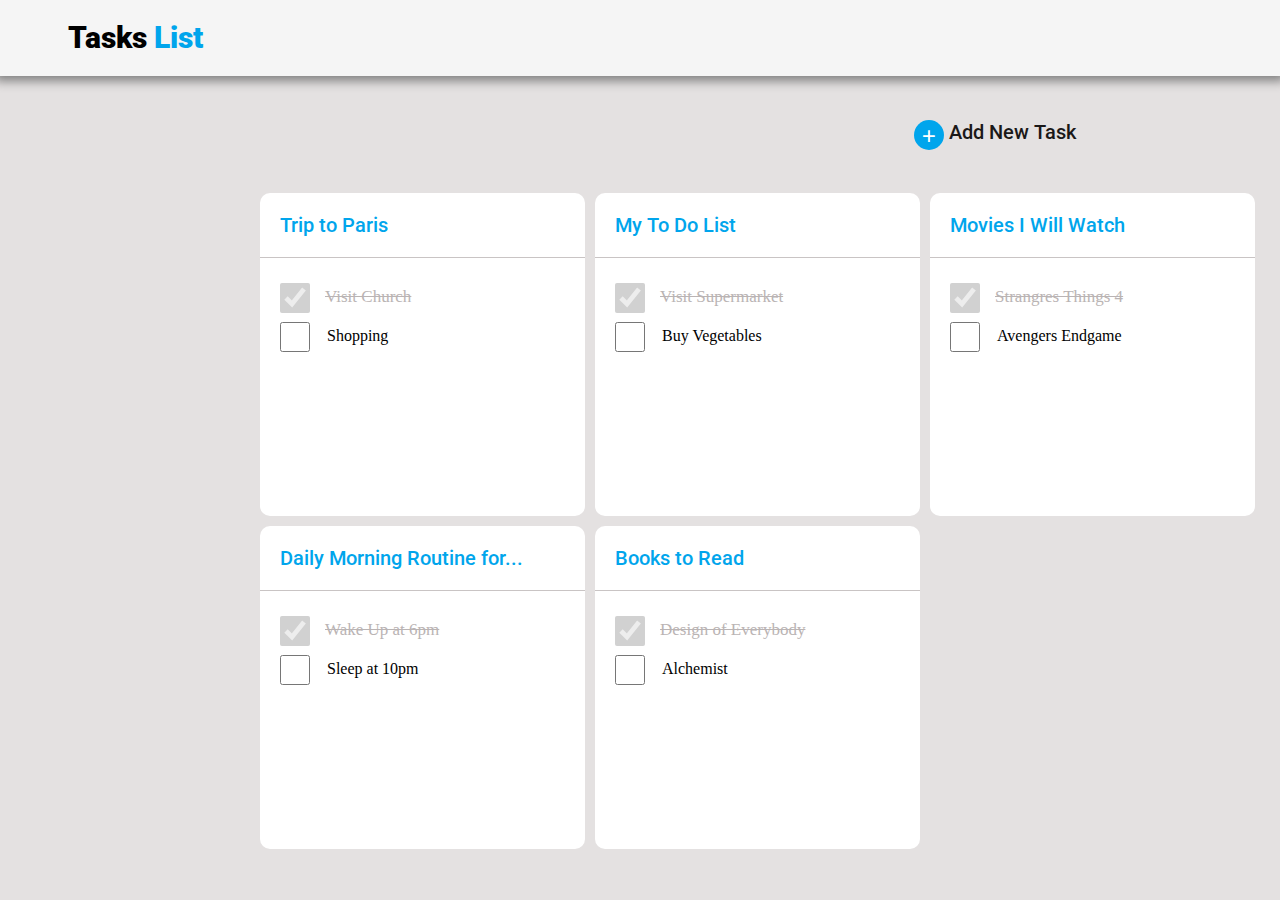
<file: index.html>
<!DOCTYPE html>
<html lang="en">

<head>
    <meta charset="UTF-8">
    <meta http-equiv="X-UA-Compatible" content="IE=edge">
    <meta name="viewport" content="width=device-width, initial-scale=1.0">
    <link rel="stylesheet" href="https://cdnjs.cloudflare.com/ajax/libs/font-awesome/6.4.0/css/all.min.css"
        integrity="sha512-iecdLmaskl7CVkqkXNQ/ZH/XLlvWZOJyj7Yy7tcenmpD1ypASozpmT/E0iPtmFIB46ZmdtAc9eNBvH0H/ZpiBw=="
        crossorigin="anonymous" referrerpolicy="no-referrer" />
    <link rel="preconnect" href="https://fonts.googleapis.com">
    <link rel="preconnect" href="https://fonts.gstatic.com" crossorigin>
    <link href="https://fonts.googleapis.com/css2?family=Roboto&display=swap" rel="stylesheet">
    <link rel="stylesheet" href="style.css">
    <title>Css Project</title>
</head>

<body>
    <div class="navbar">
        <div class="text">
            <Span class="Tasks">Tasks</Span>
            <span class="List">List</span>

        </div>
    </div>

    <div class="add">
        <a href="index2.html">

            <div class="circle"></div>
            <div class="plus">+</div>

        </a>
        <div class="font">
            Add New Task
        </div>
    </div>

    <div class="lowercontainer">
        <a href="index3.html">
            <div class="box">

                <div class="boxhead">
                    Trip to Paris
                </div>
                <hr>
                <div class="boxitems">
                    <input type="checkbox" id="myCancelledCheckbox" disabled checked>
                    <span id="text"> Visit Church</span>
                    <br>
                    <input type="checkbox">
                    <span class="checktext"> Shopping</span>
                </div>
            </div>
        </a>
        <div class="box">
            <div class="boxhead">
                My To Do List
            </div>
            <hr>
            <div class="boxitems">
                <input type="checkbox" id="myCancelledCheckbox" disabled checked>
                <span id="text"> Visit Supermarket</span>
                <br>
                <input type="checkbox">
                <span class="checktext"> Buy Vegetables</span>
            </div>
        </div>

        <div class="box">
            <div class="boxhead">
                Movies I Will Watch
            </div>
            <hr>
            <div class="boxitems">
                <input type="checkbox" id="myCancelledCheckbox" disabled checked>
                <span id="text"> Strangres Things 4</span>
                <br>
                <input type="checkbox">
                <span class="checktext"> Avengers Endgame</span>
            </div>
        </div>

        <div class="box">
            <div class="boxhead">
                Daily Morning Routine for...
            </div>
            <hr>
            <div class="boxitems">
                <input type="checkbox" id="myCancelledCheckbox" disabled checked>
                <span id="text"> Wake Up at 6pm</span>
                <br>
                <input type="checkbox">
                <span class="checktext"> Sleep at 10pm</span>
            </div>
        </div>

        <div class="box">
            <div class="boxhead">
                Books to Read
            </div>
            <hr>
            <div class="boxitems">
                <input type="checkbox" id="myCancelledCheckbox" disabled checked>
                <span id="text"> Design of Everybody</span>
                <br>
                <input type="checkbox">
                <span class="checktext"> Alchemist</span>
            </div>
        </div>

    </div>


    </div>

</body>

</html>
</file>
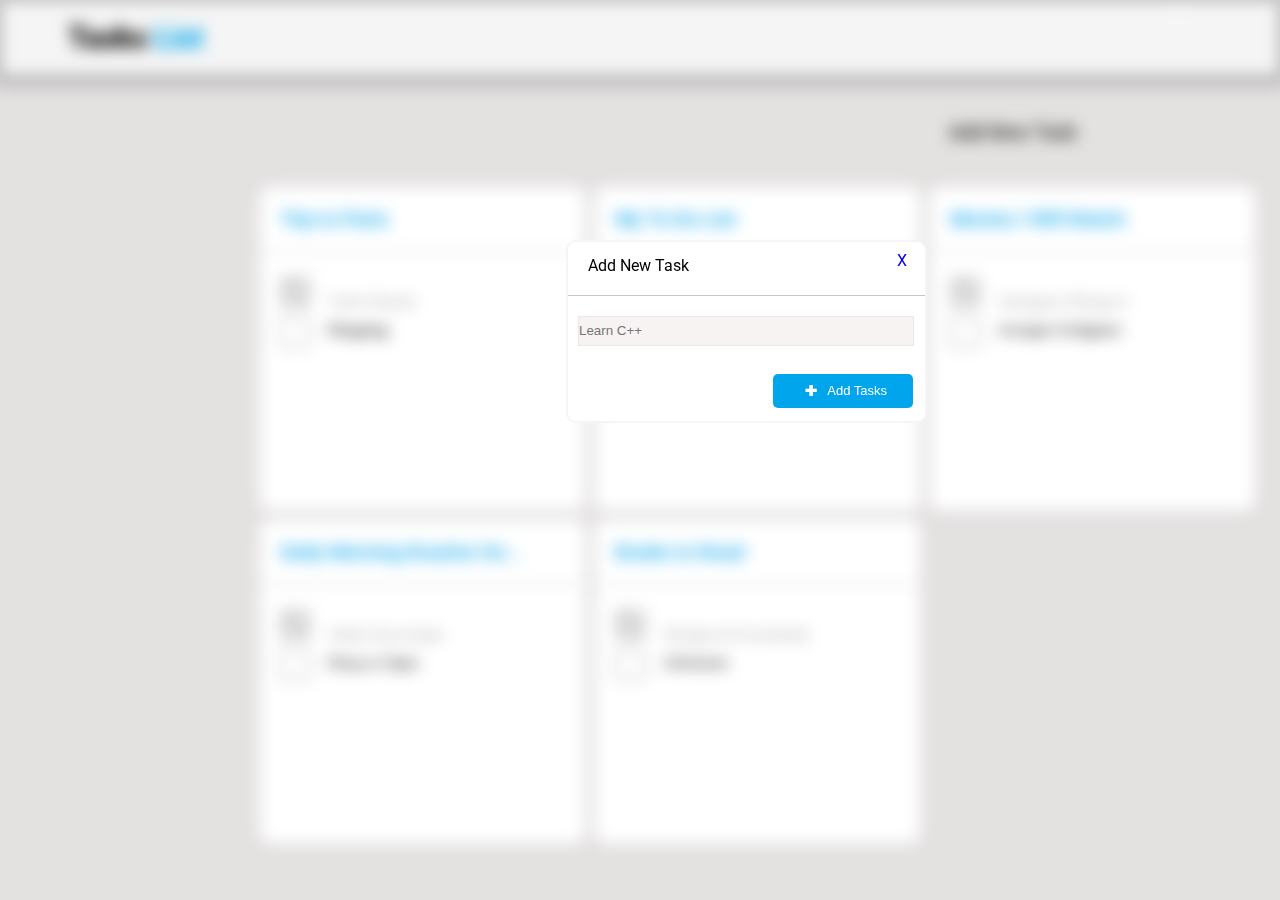
<file: index2.html>
<!DOCTYPE html>
<html lang="en">
<head>
    <meta charset="UTF-8">
    <meta http-equiv="X-UA-Compatible" content="IE=edge">
    <meta name="viewport" content="width=device-width, initial-scale=1.0">
    <link rel="stylesheet" href="https://cdnjs.cloudflare.com/ajax/libs/font-awesome/6.4.0/css/all.min.css" />
    <link rel="preconnect" href="https://fonts.googleapis.com">
    <link rel="preconnect" href="https://fonts.gstatic.com" crossorigin>
    <link href="https://fonts.googleapis.com/css2?family=Roboto&display=swap" rel="stylesheet">
    <link rel="stylesheet" href="style.css">
    <title>2nd page</title>
</head>
<body>
     <div class="parent">
    <div class="navbar">
        <div class="text">
            <Span class="Tasks">Tasks</Span>
            <span class="List">List</span>

        </div>
    </div>
    
    <div class="add">
        <a href="index2.html">
        <i class="fa-solid fa-circle-plus"></i>
        </a>
        <div class="font">
            Add New Task
        </div> </div>

    <div class="lowercontainer">
        <div class="box">
            <div class="boxhead">
                Trip to Paris
            </div>
            <hr>
            <div class="boxitems">
                <input type="checkbox" id="myCancelledCheckbox" disabled checked>
                <span id="checktext"> Visit Church</span>
                <br>
                <input type="checkbox">
                <span class="checktext"> Shopping</span>
            </div>
        </div>

        <div class="box">
            <div class="boxhead">
                My To Do List
            </div>
            <hr>
            <div class="boxitems">
                <input type="checkbox" id="myCancelledCheckbox" disabled checked>
                <span id="checktext"> Visit Supermarket</span>
                <br>
                <input type="checkbox">
                <span class="checktext"> Buy Vegetables</span>
            </div>
        </div>

        <div class="box">
            <div class="boxhead">
                Movies I Will Watch
            </div>
            <hr>
            <div class="boxitems">
                <input type="checkbox" id="myCancelledCheckbox" disabled checked>
                <span id="checktext"> Strangres Things 4</span>
                <br>
                <input type="checkbox">
                <span class="checktext"> Avengers Endgame</span>
            </div>
        </div>

        <div class="box">
            <div class="boxhead">
                Daily Morning Routine for...
            </div>
            <hr>
            <div class="boxitems">
                <input type="checkbox" id="myCancelledCheckbox" disabled checked>
                <span id="checktext"> Wake Up at 6pm</span>
                <br>
                <input type="checkbox">
                <span class="checktext"> Sleep at 10pm</span>
            </div>
        </div>

        <div class="box">
            <div class="boxhead">
                Books to Read
            </div>
            <hr>
            <div class="boxitems">
                <input type="checkbox" id="myCancelledCheckbox" disabled checked>
                <span id="checktext"> Design of Everybody</span>
                <br>
                <input type="checkbox">
                <span class="checktext"> Alchemist</span>
            </div>
        </div>
    </div>
    </div>
</div>
<div class="newbox">
       <div class="addtext">
        Add New Task </div>
       <a href="index.html"><div class="cross">X</div></a>
        <hr> 
        <div class="search">
        <input type="text" class="search-bar" placeholder="Learn C++">
    <a href="index3.html
    "> <button class="button"><i class="fa-solid fa-plus"></i><span class="add-tasks">Add Tasks</span></button>
</a>    
</div>
</body>
</html>
</file>
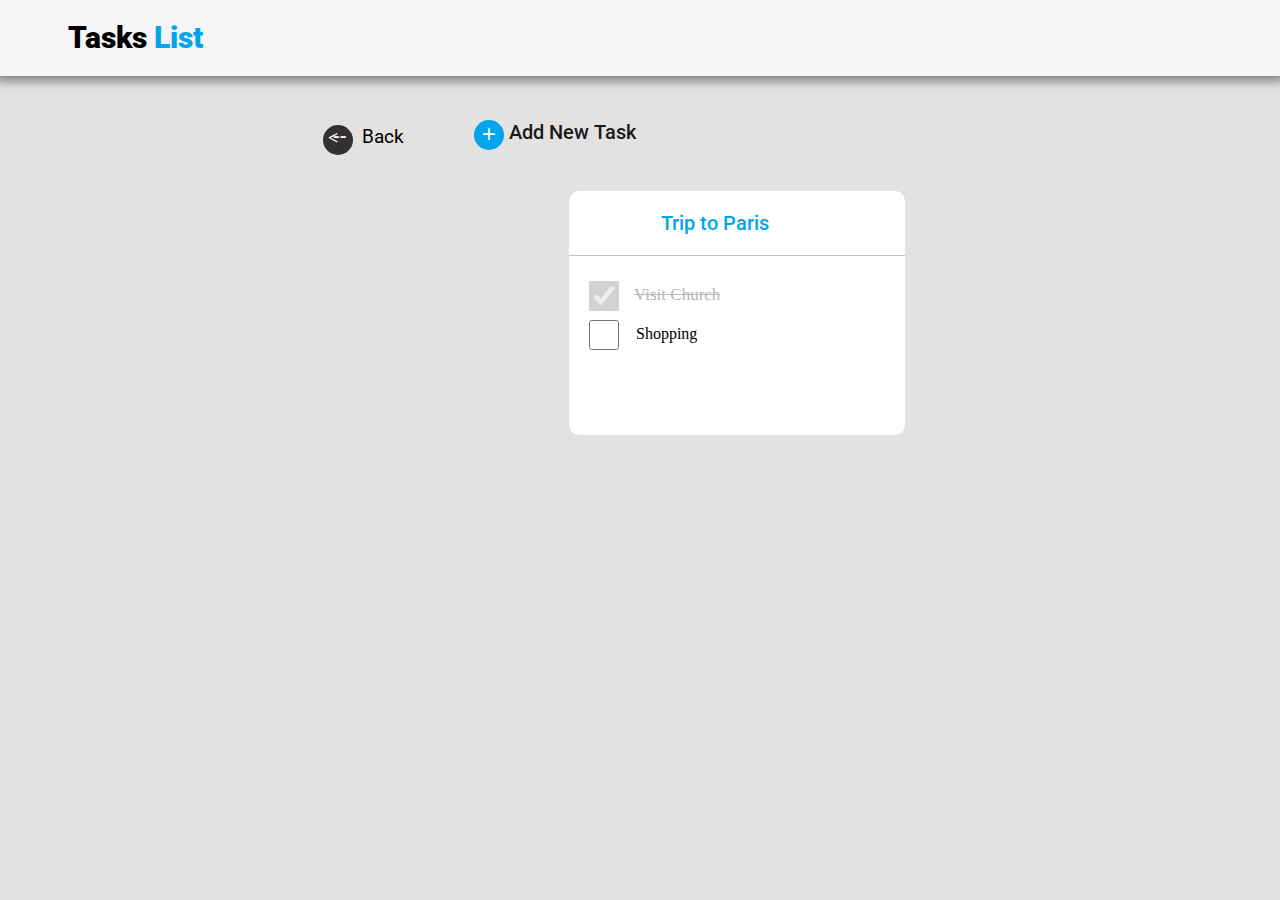
<file: index3.html>
<!DOCTYPE html>
<html lang="en">
<head>
    <meta charset="UTF-8">
    <meta http-equiv="X-UA-Compatible" content="IE=edge">
    <meta name="viewport" content="width=device-width, initial-scale=1.0">
    <link rel="stylesheet" href="https://cdnjs.cloudflare.com/ajax/libs/font-awesome/6.4.0/css/all.min.css" />
    <link rel="preconnect" href="https://fonts.googleapis.com">
    <link rel="preconnect" href="https://fonts.gstatic.com" crossorigin>
    <link href="https://fonts.googleapis.com/css2?family=Roboto&display=swap" rel="stylesheet">
    <link rel="stylesheet" href="style.css">
    <title>Page3</title>
</head>
<body>
    <div class="navbar">
        <div class="text">
            <Span class="Tasks">Tasks</Span>
            <span class="List">List</span>
        </div>
    </div>
    <div class="add1">
        <a href="index4.html">
           
            <div class="circle"></div>
            <div class="plus1">+</div>
           </a> 
        <div class="font">
            Add New Task
        </div>
       <a href="index.html"> <div class="back">
        <div class="less"> < </div>
        <div class="dash">
            --
        </div>
        <div class="backtext">Back</div>
        </div>
    </div>
</a>
    <div class="container">
        <div class="box1">
            <div class="boxhead1">
                Trip to Paris
            </div>
            <hr>
            <div class="boxitems">
                <input type="checkbox" id="myCancelledCheckbox" disabled checked>
                <span id="text"> Visit Church</span>
                <br>
                <input type="checkbox">
                <span class="checktext"> Shopping</span>
            </div>
        </div>
    </div>

</body>
</html>
</file>
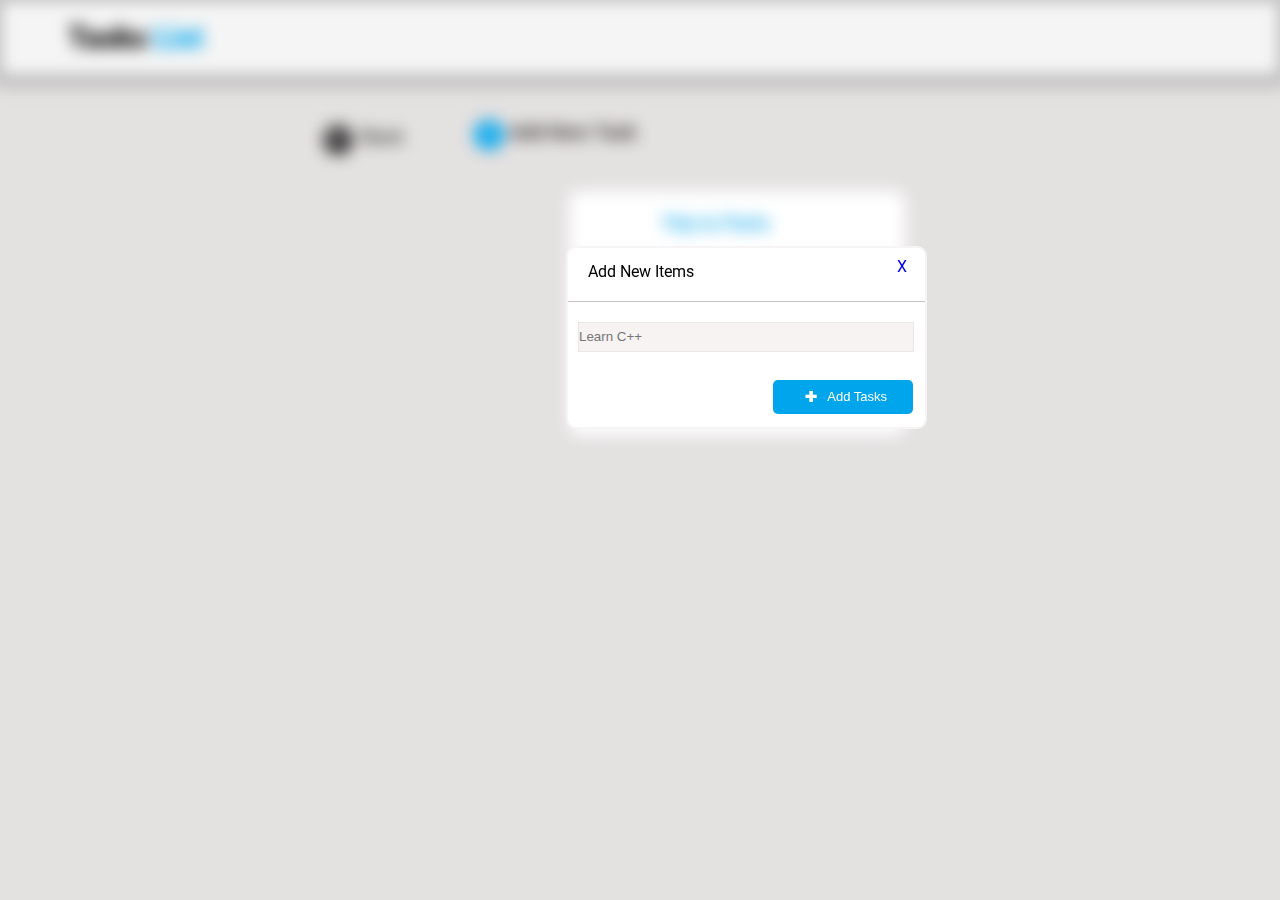
<file: index4.html>
<!DOCTYPE html>
<html lang="en">
<head>
    <meta charset="UTF-8">
    <meta http-equiv="X-UA-Compatible" content="IE=edge">
    <meta name="viewport" content="width=device-width, initial-scale=1.0">
    <link rel="stylesheet" href="https://cdnjs.cloudflare.com/ajax/libs/font-awesome/6.4.0/css/all.min.css" />
    <link rel="preconnect" href="https://fonts.googleapis.com">
    <link rel="preconnect" href="https://fonts.gstatic.com" crossorigin>
    <link href="https://fonts.googleapis.com/css2?family=Roboto&display=swap" rel="stylesheet">
    <link rel="stylesheet" href="style.css">
    <title>Page 4</title>
</head>
<body>
    <div class="parent">
        <div class="navbar">
            <div class="text">
                <Span class="Tasks">Tasks</Span>
                <span class="List">List</span>
            </div>
        </div>
        <div class="add1">
            <a href="index2.html">
               
                <div class="circle"></div>
                <div class="plus1">+</div>
                
            </a>
            <div class="font">
                Add New Task
            </div>
           <a href="index4.html"> <div class="back">
            <div class="less"> < </div>
            <div class="dash">
                --
            </div>
            <div class="backtext">Back</div>
            </div>
        </div>
    </a>
        <div class="container">
            <div class="box1">
                <div class="boxhead1">
                    Trip to Paris
                </div>
                <hr>
                <div class="boxitems">
                    <input type="checkbox" id="myCancelledCheckbox" disabled checked>
                    <span id="text"> Visit Church</span>
                    <br>
                    <input type="checkbox">
                    <span class="checktext"> Shopping</span>
                </div>
            </div>
        </div>
    
    </div>
    <div class="container3">
        <div class="newbox">
            <div class="addtext">
             Add New Items </div>
            <a href="index.html"><div class="cross">X</div></a>
             <hr> 
             <div class="search">
             <input type="text" class="search-bar" placeholder="Learn C++">
         <a href="index.html
         "> <button class="button"><i class="fa-solid fa-plus"></i><span class="add-tasks">Add Tasks</span></button>
     </a>    
     </div>
    </div>
</body>
</html>
</file>
<file: style.css>
* {
    margin: 0;
    padding: 0;
    box-sizing: border-box;
}

body {
    background-color: rgb(228, 225, 225);
}

.navbar {
    display: flex;
    height: 76px;
    background-color: whitesmoke;
    box-shadow: 0px 0px 10px 5px gray;
}
.text {
    margin-top: 20px;
    margin-left: 68px;
    font-size: 30px;
    font-weight: 900;
    font-family: 'Roboto', sans-serif;
}

.List {
    color: #00A5EC;

}
.add {
    display: flex;
    margin-top: 40px;
    margin-right: 161px;
    justify-content: flex-end;
}
.circle{
    position: relative;
    height: 30px;
    width: 30px;
    background-color:#00A5EC;
    border-radius: 50%;
    margin-top: 4px;
    margin-right: 5px;
}
.plus{
    position: absolute;
    right: 334px;
    top: 123px;
    font-size: 25px;
    margin-right: 10px;
    font-weight: 600;
    color: white;
}

.lowercontainer {
    display: flex;
    gap: 10px;
    justify-content: flex-start;
    flex-wrap: wrap;
    margin-top: 43px;
}

.fa-solid {
    color: #00A5EC;
    font-size: 30px;
}

.font {
    display: flex;
    width: 150px;
    margin-top: 4px;
    margin-right: 20px;
    padding-right: 10px;
    font-size: 20px;
    color: rgb(26, 24, 24);
    font-weight: 500;
    cursor: pointer;
    font-family: 'Roboto', sans-serif;
}

.lowercontainer {
    display: flex;
    gap: 10px;
    justify-content: flex-start;
    flex-wrap: wrap;
    position: absolute;
    left: 260px;
}

.box {
    height: 323px;
    width: 325px;
    background-color: white;
    color: #00A5EC;
    flex-wrap: wrap;
    align-self: flex-start;
    border-radius: 10px;
    position: relative;

}
.box:hover{
    box-shadow: 0 0 10px gray;
}



.boxhead {
    padding: 20px 0 0 20px;
   
    font-size: 20px;
    font-weight: 500;
    font-family: 'Roboto', sans-serif;

}

input[type="checkbox"] {
    margin-left: 15px;
    margin-top: 5px;
    width: 40px;
    height: 30px;
}

#checktext {

    font-size: 17px;
    color: rgb(186, 180, 180);
    text-decoration: line-through;
    margin-left: 10px;
   
}
.checktext{
    position: absolute;
    top: 134px;
    left: 67px;
}
a{
    text-decoration: none;
}
#text{
    font-size: 17px;
    color: rgb(186, 180, 180);
    text-decoration: line-through;
    margin-left: 10px;
    position: absolute; 
    top: 94px;
}
.checktext{
    color: black ;
}
hr {
    border: none;
    height: 0.9px;
    background-color: rgb(201, 196, 196);
    margin: 20px 0;
}

.parent{
    filter: blur(8px);
}
/* 2nd page css */
.newbox{
    padding: 10px 0 0 0;
    border-radius: 10px;
    margin-top: 96px;
    border: 2px solid #e2dede52;
    position: absolute;
    margin-left: 566px;
    height: 183px;
    width: 361px;
    background-color: white;
    z-index: 9999;
    font-family:'Roboto', sans-serif ;
}
.addtext{
    margin-top: 4px;
    margin-left: 20px;
    position: relative;
}
.cross{
    font-size: 16px;
    position: absolute;
    top: 9px;
    left: 329px;
}
.search{
    /* width: 100%; */
    margin-top: 20px;
    margin-right: 4px;
    margin-left: 10px;
}
.search-bar{
    height: 30px;
    width: 98%;
    border: 1px solid rgb(235, 231, 231);
    background-color: rgb(247, 243, 243);
}
button{
    height: 34px;
    width: 140px;
    cursor: pointer;
    margin-left: 195px;
    margin-top: 28px;
    border: none;
    background-color: #00A5EC;
    font-size: 10px;
    color: white;
position: relative;
border-radius: 5px;
}
.fa-solid {
   position: absolute;
   color: white;
   font-size: 23px;
   font-family: 'Roboto', sans-serif;
   top: 5px;
   right: 96px
}
.add-tasks{
position: absolute;
top: 9px;
right: 26px;
font-size: 13px
}
.container{
    position: absolute;
    top: 191px;
    left: 569px;
}
.box1{
    height: 244px;
    width: 336px;
    background-color: white;
    color: #00A5EC;
    flex-wrap: wrap;
    align-self: flex-start;
    border-radius: 10px;
    position: relative;
}
.boxhead1{
    padding: 20px 0 0 92px;
    font-size: 20px;
    font-weight: 500;
    font-family: 'Roboto', sans-serif;
}
.add1{
    position: relative;
    display: flex;
    /* flex-wrap: wrap; */
    margin-top: 40px;
    margin-right: 601px;
    justify-content: flex-end;
}
.plus1{
    position: absolute;
    right: 173px;
    top: 5px;
    font-size: 25px;
    margin-right: 10px;
    font-weight: 600;
    color: white;
}
.back{
    color: white;
    right: 326px;
    border-radius: 50%;
    height: 30px;
    width: 30px;
    background-color: rgb(50, 48, 48);
    top: 9px;
    position: absolute
}
.less{
    font-weight: 600;
    position: absolute;
    top: 3px;
    left: 5px;
    font-size: 18px
}
.dash{

    font-size: 20px;
    position: absolute;
    top: -1px;
    left: 10px;
    font-weight: 600
}
.backtext{
    font-family: 'Roboto', sans-serif;
    position: absolute;
    top: 0px;
    color: black;
    left: 39px;
    font-size: 19px
}


@media only screen and (min-width:400px) and (max-width:700px)
{
   .text{
       margin-left: 10px;
   }
   .lowercontainer{
     left :36px;
    flex-direction: column;
   }
   .circle{
    height: 40px;
    width: 40px;
   }
   .add{
    margin-left: 20px;
   }
   .plus{
    font-size: 30px;
    right: 167px;
   }
   .box{
    width: 345px;
   }
   .font{
    display: none;
   }
   .newbox{
    height: 230px;
    margin-left: 22px;
    margin-top: 20px;
   }
   .button{
    margin-top: 55px;
   }
   .add1{
    margin-left: 375px;
   }
   .plus1{
    right: 6px;
    top: 9px;
    font-size: 27px
   }
   .container{
    left: 29px;
   }
   .box1{
    width: 347px;
   }
}
</file>
